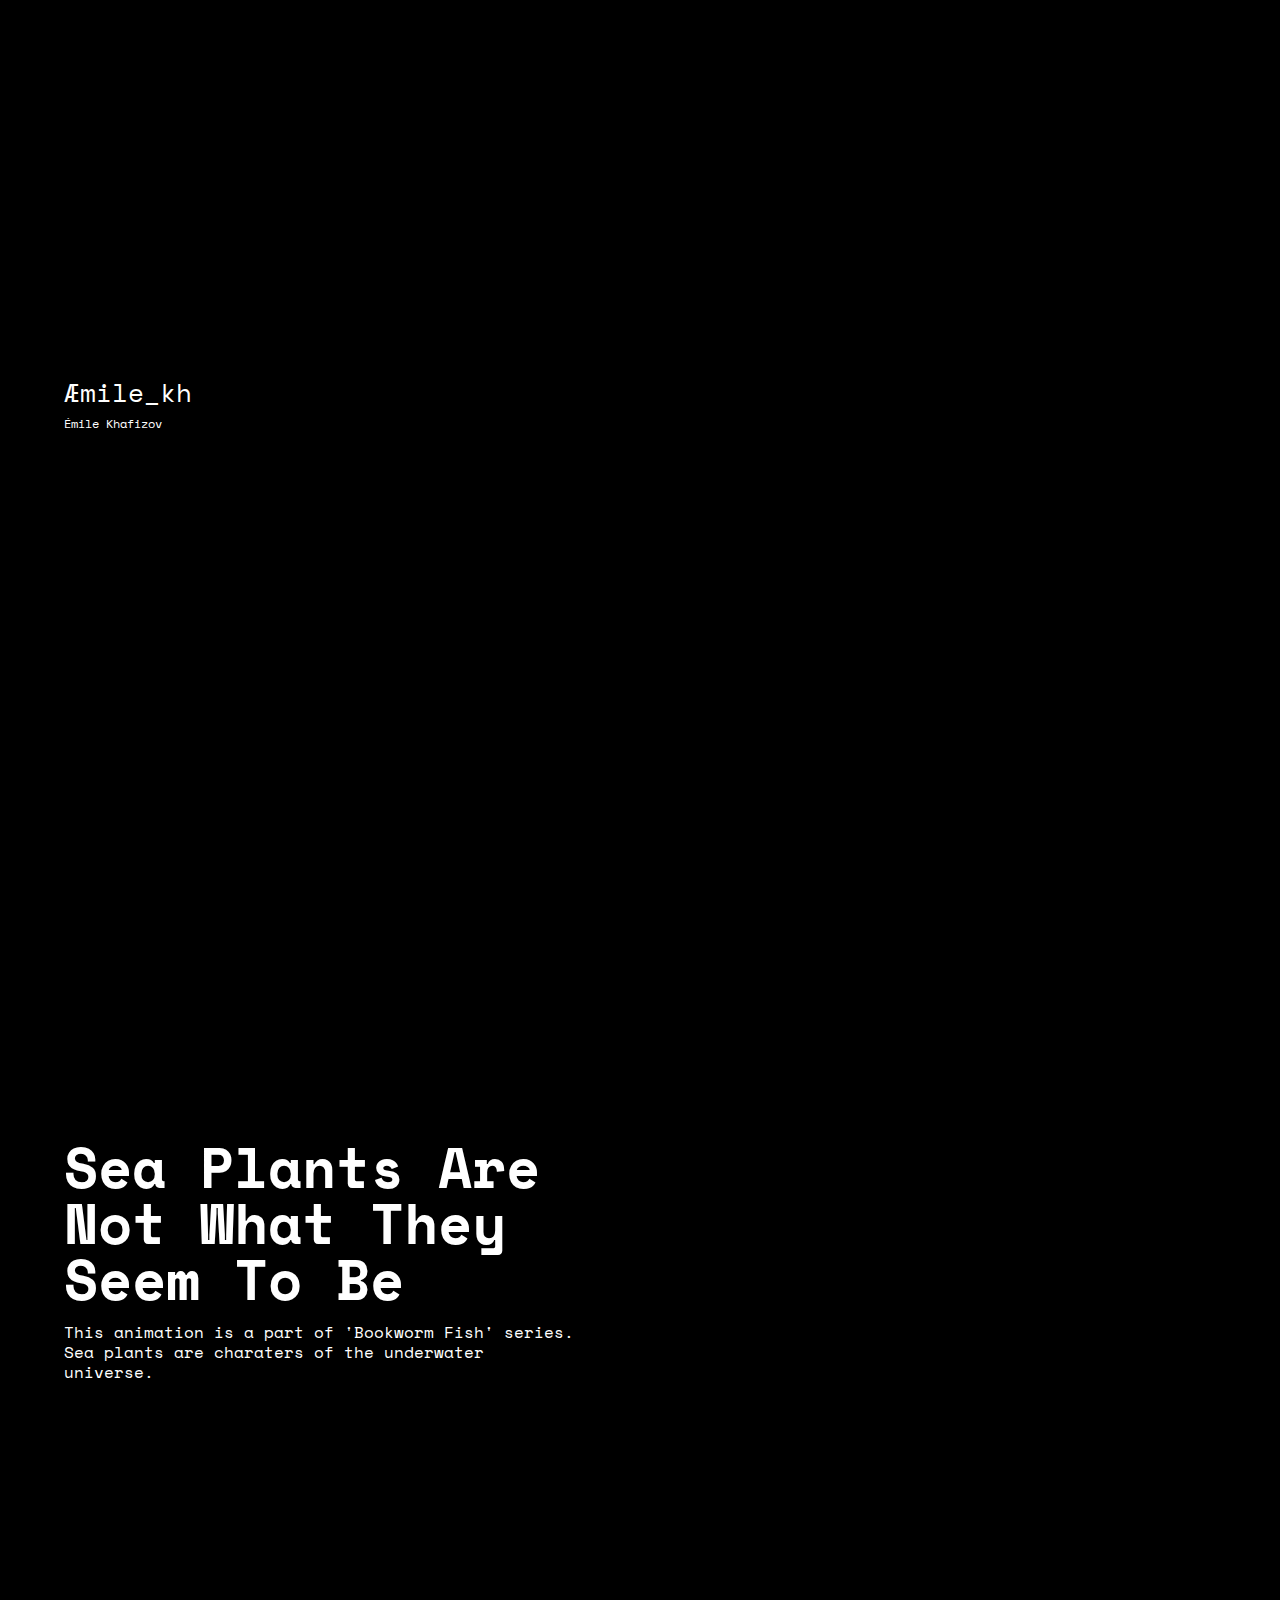
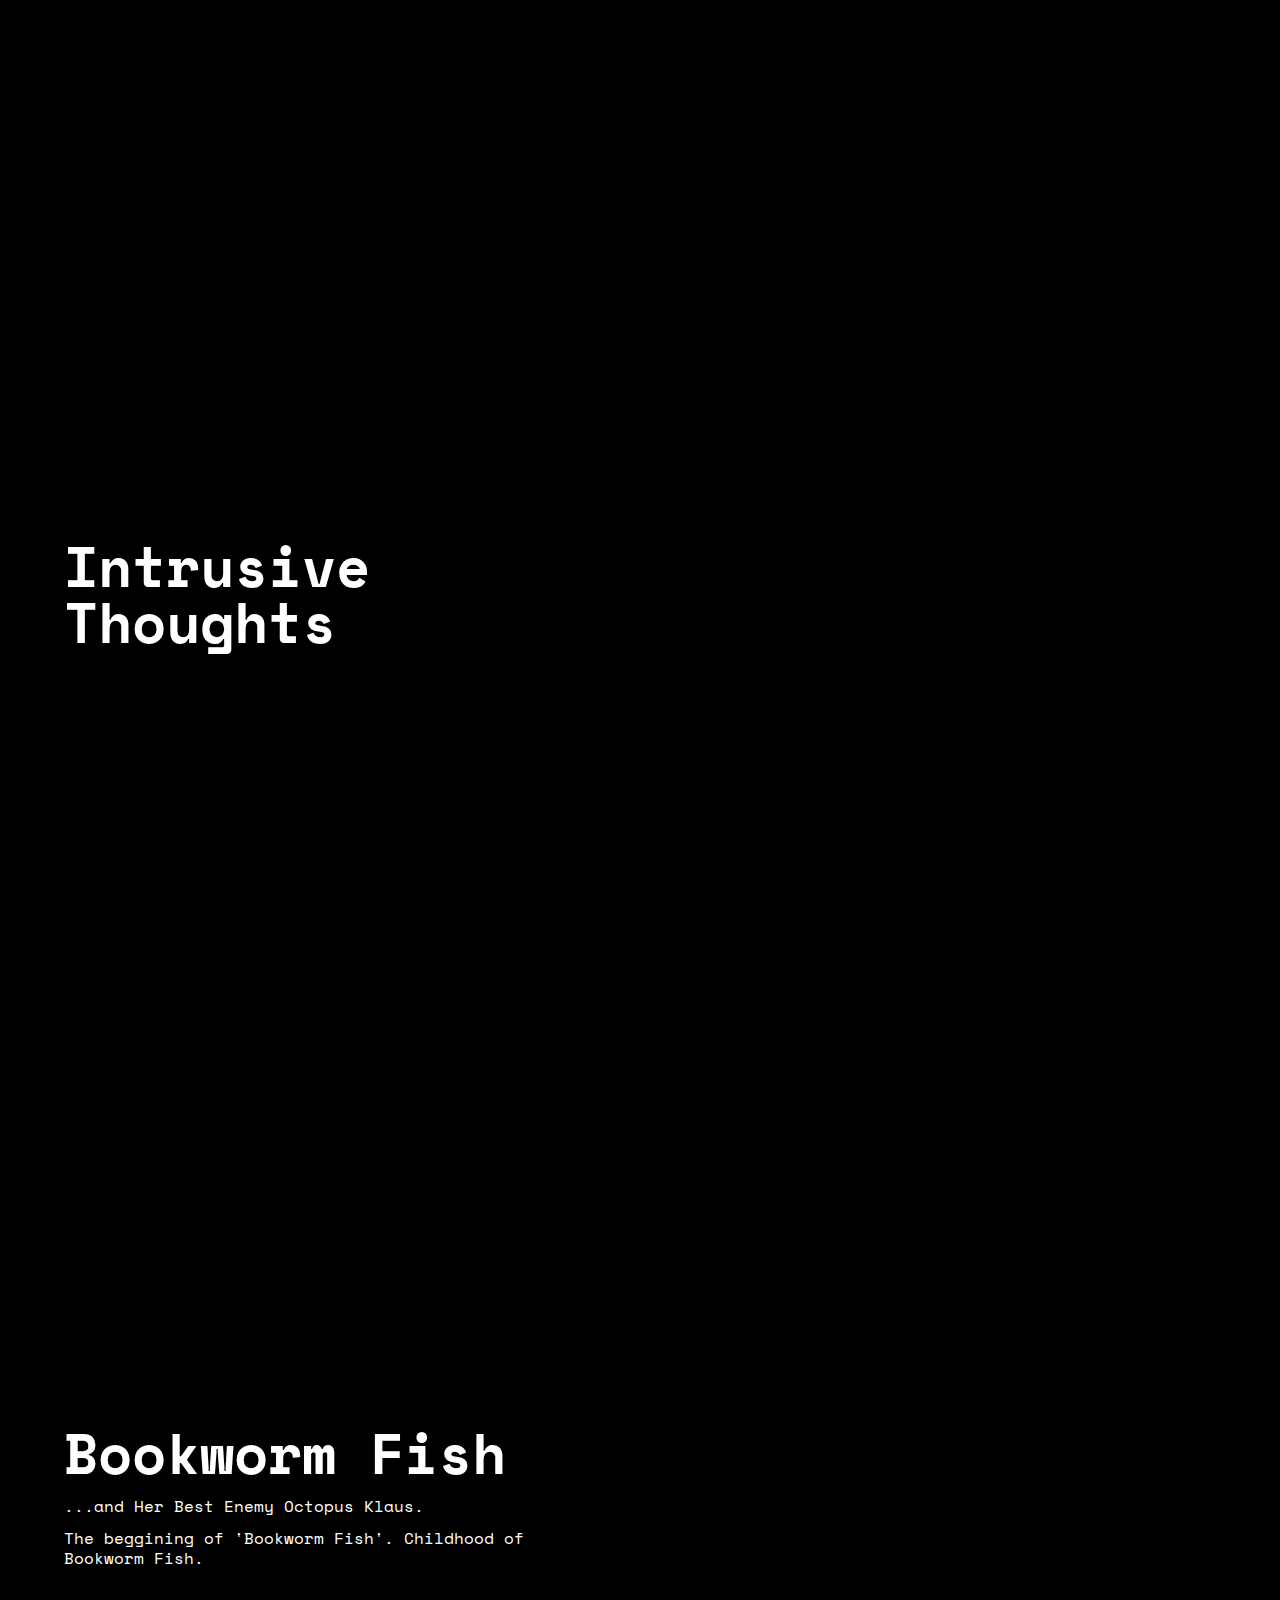
<file: animation.html>
<!DOCTYPE html>
<html lang="en">
<head>
	<meta name="viewport" content="width=device-width, initial-scale=1">
	<meta charset="UTF-8">
	<meta name="viewport" content="width=device-width, initial-scale=1.0">
	<meta keywords="animation, photography, films">
	<meta description="personal site">
	<link rel="stylesheet" type="text/css" href="css/style.css">

	<title>Æ</title>
</head>
<body>
	<div>
		<header class="header">
		</header>
		<main class="content">
			<div class="black">
				<div class="page09">
					<section class="left">
							<h3>Æmile_kh</h3>
							<br>
							<h4>Émile Khafizov</h4>
					</section>
					<section class="right">
					</section>
				</div>
			</div>
			<div class="black">
				<div class="page">
					<div class="left">
						<h2>Sea Plants Are Not What They Seem To Be</h2>
						<div class="description" width="800">
							<p>This animation is a part of 'Bookworm Fish' series.</p>
							<p>Sea plants are charaters of the underwater universe.</p>
						</div>
					</div>
					<div class="right">
						<div class="videoWrapper2" style="--aspect-ratio: 5/4;">
							<div style="padding:100% 0 0 0;position:relative;"><iframe src="https://player.vimeo.com/video/516605738?loop=0&color=ffffff&title=0&byline=0&portrait=0" style="position:absolute;top:0;left:0;width:100%;height:100%;" frameborder="0" allow="autoplay; fullscreen; picture-in-picture" allowfullscreen></iframe></div><script src="https://player.vimeo.com/api/player.js"></script>
						</div>
					</div>
				</div>
			</div>
			<br>
			<br>
			<br>
			<div class="black">
				<div class="page">
					<div class="left">
						<h2>Intrusive Thoughts</h2>
					</div>
					<div class="right">
						<div class="videoWrapper2" style="--aspect-ratio: 5/4;">
							<div style="padding:100% 0 0 0;position:relative;"><iframe src="https://player.vimeo.com/video/516590693?loop=0&color=ffffff&title=0&byline=0&portrait=0" style="position:absolute;top:0;left:0;width:100%;height:100%;" frameborder="0" allow="autoplay; fullscreen; picture-in-picture" allowfullscreen></iframe></div><script src="https://player.vimeo.com/api/player.js"></script>
						</div>
					</div>
				</div>
			</div>
			<div class="black">
				<div class="page">
					<div class="left">
						<h2>Bookworm Fish</h2>
						<div class="description" width="800">
							<p>
							...and Her Best Enemy Octopus Klaus.
							</p> 
							<br>
							<p>
							The beggining of 'Bookworm Fish'. Childhood of Bookworm Fish.
							</p>
						</div>
					</div>
					<br>
					<div class="right">

						<div class="videoWrapper2" style="--aspect-ratio: 5/4;">
							<div style="padding:100% 0 0 0;position:relative;"><iframe src="https://player.vimeo.com/video/516624668?color=ffffff&title=0&byline=0&portrait=0" style="position:absolute;top:0;left:0;width:100%;height:100%;" frameborder="0" allow="autoplay; fullscreen; picture-in-picture" allowfullscreen></iframe></div><script src="https://player.vimeo.com/api/player.js"></script>
						</div>
					</div>
				</div>
			</div>
		</main>
		<div class="black">
			<footer class="footernew">
					<div class="center">
						<h3>hi@emile.link</h3>
					</div>
			</footer>
		</div>
	</div>
</body>
</html>
</file>
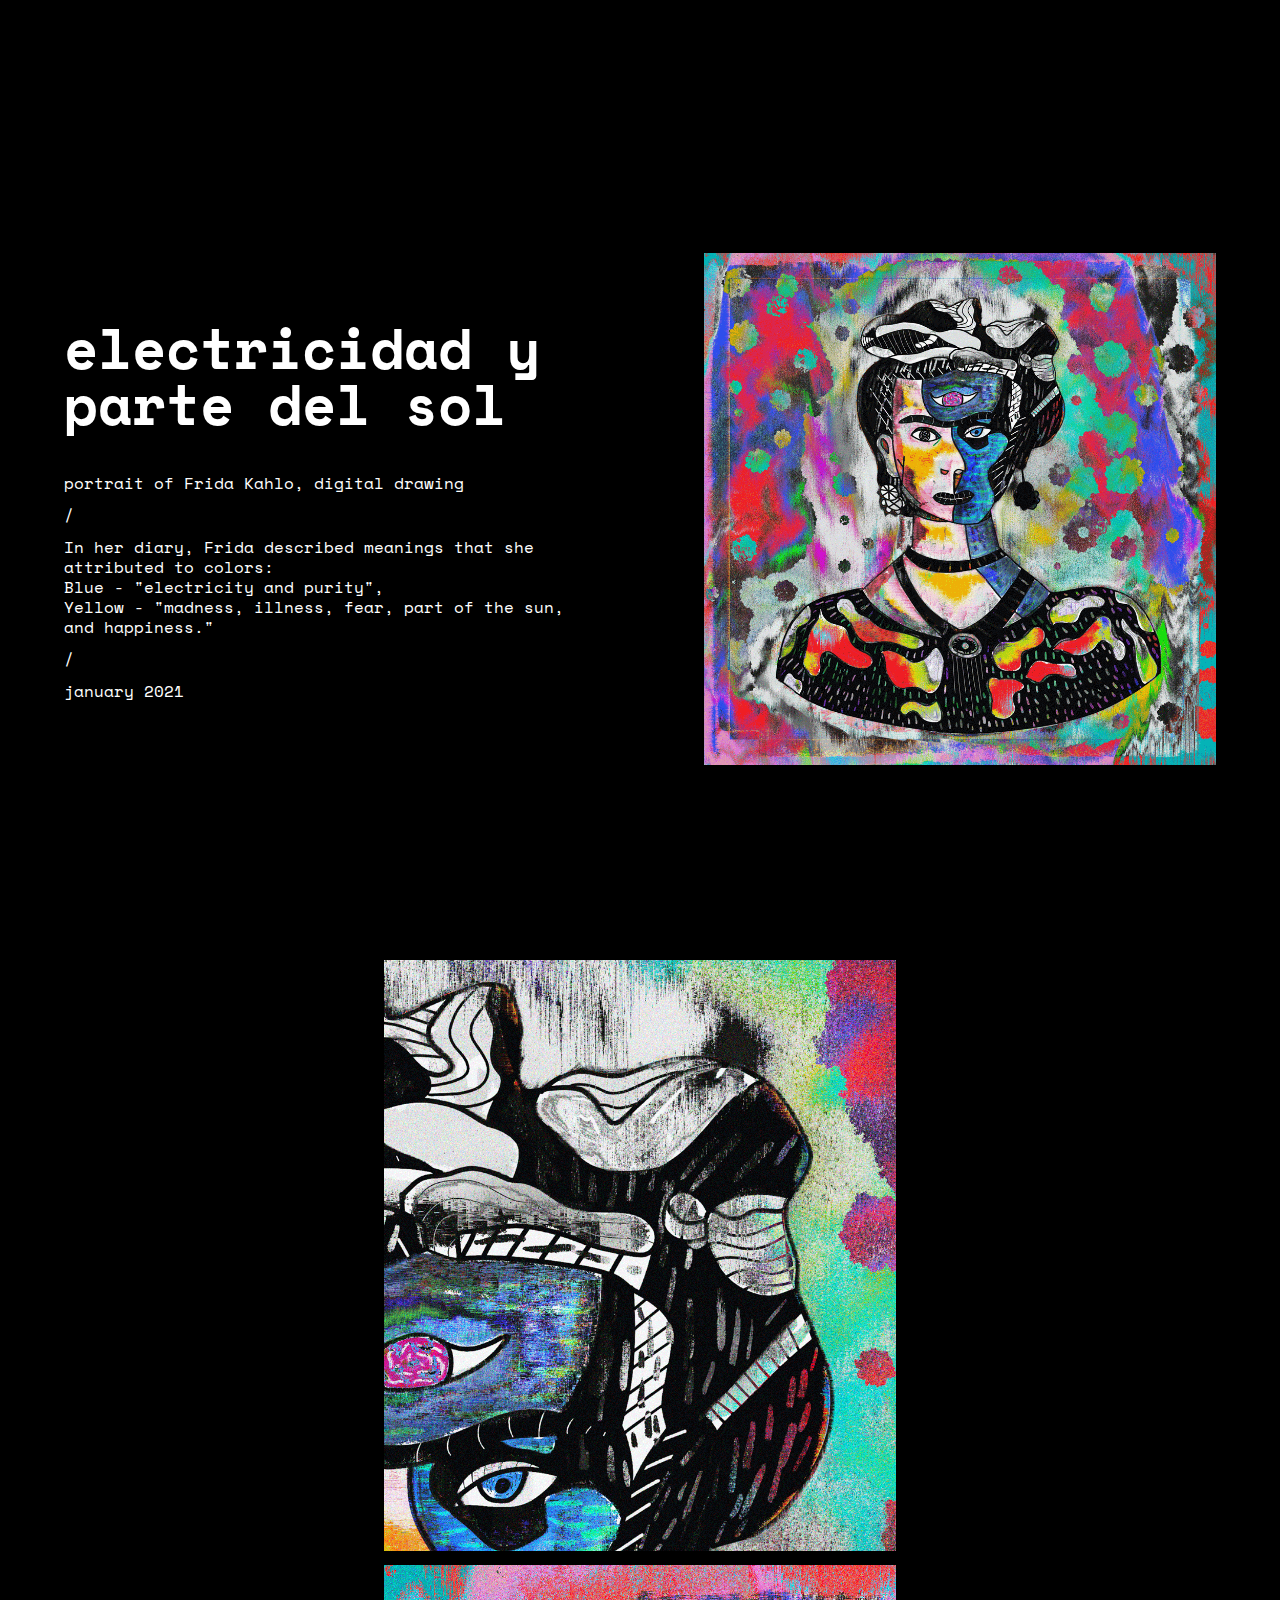
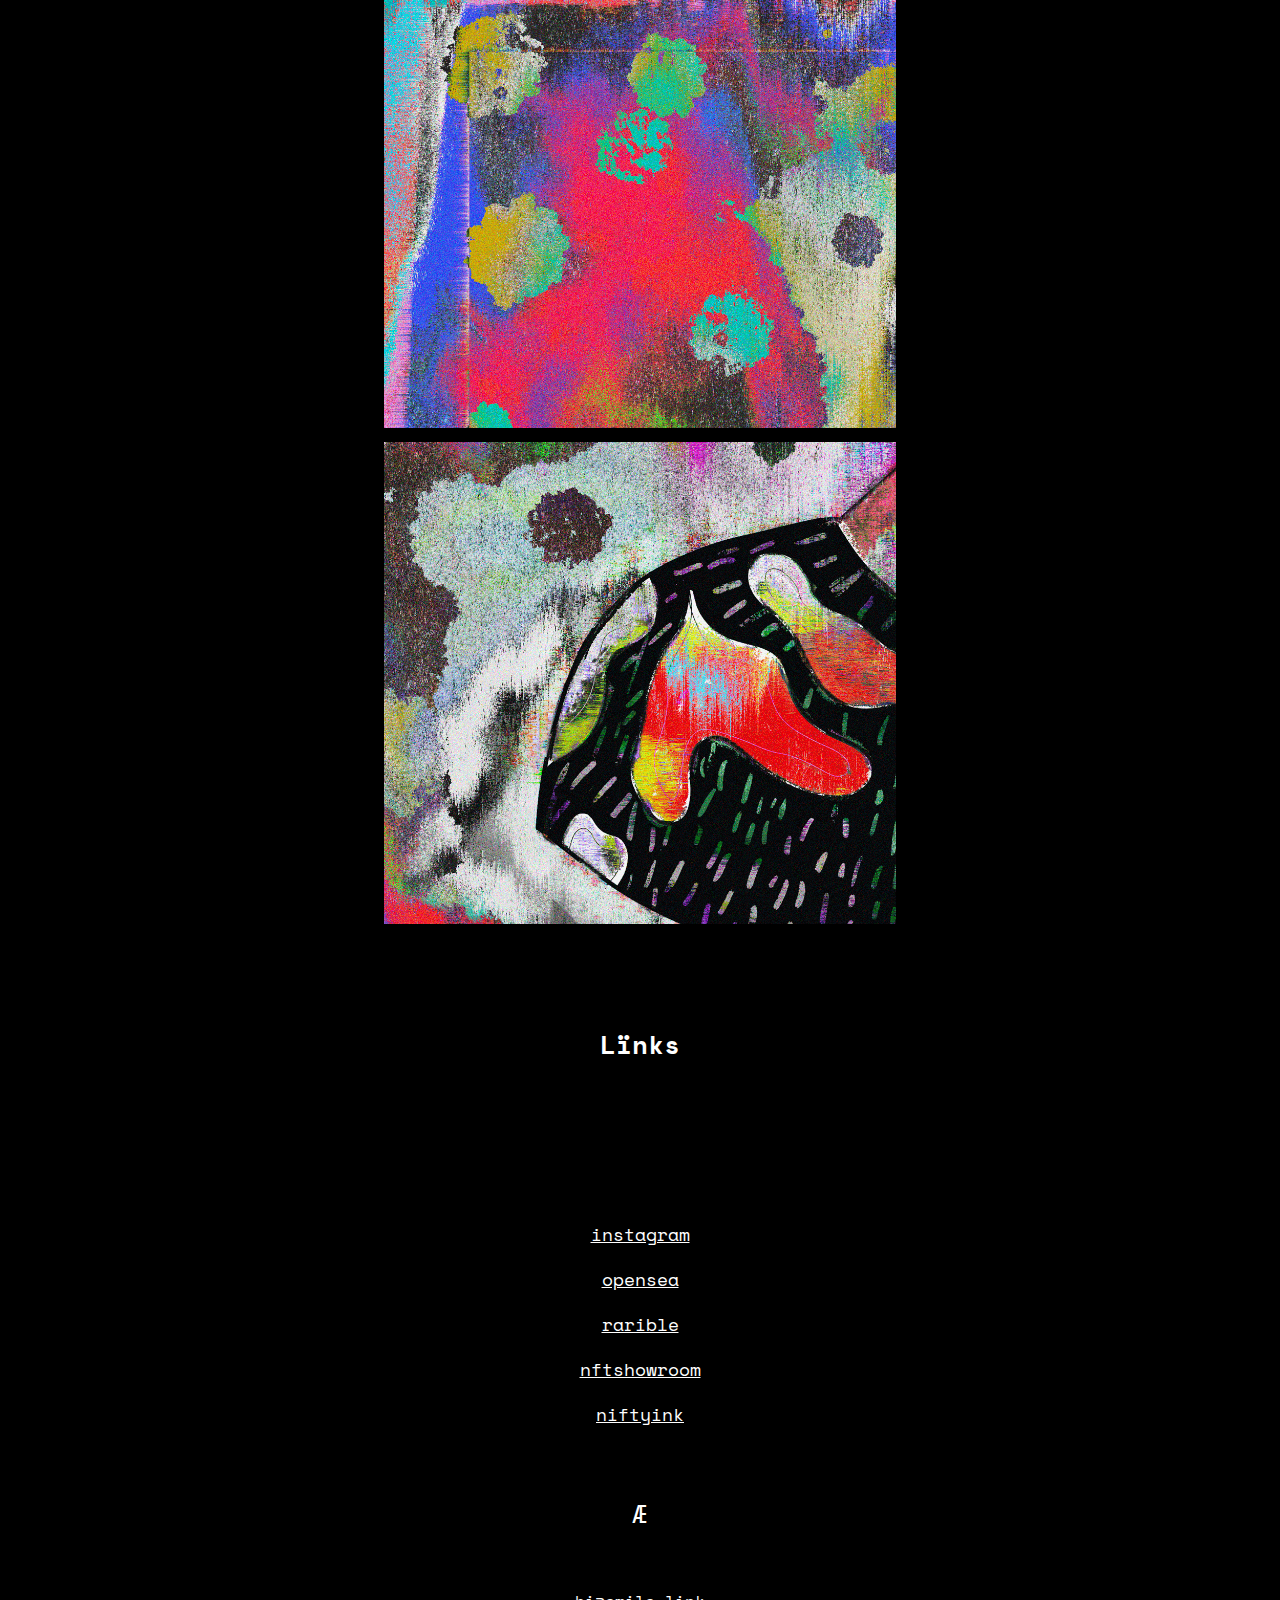
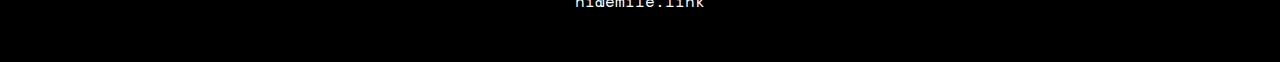
<file: frida.html>
<!DOCTYPE html>
<html lang="en">
<head>
	<meta name="viewport" content="width=device-width, initial-scale=1">
	<meta charset="UTF-8">
	<meta name="viewport" content="width=device-width, initial-scale=1.0">
	<meta keywords="animation, photography, films">
	<meta description="personal site">
	<link rel="stylesheet" type="text/css" href="css/style.css">

	<title>Æ</title>
</head>
<body>
	<main class="content">
			<br><br><br><br><br>
			<div class="black">
				<div class="page">
					<div class="left">
					<h2>electricidad y parte del sol</h2>
					<br><br><br>
					<p>portrait of Frida Kahlo, digital drawing</p>
					<br>
					<p>/</p>
					<br>
					<p>In her diary, Frida described meanings that she attributed to colors:<br> Blue - "electricity and purity",<br>Yellow - "madness, illness, fear, part of the sun, and happiness."</p>
					<br>
					<p>/</p>
					<br>
					<p>january 2021</p>
					</div>
					<div class="right">
						<img src="img/electricidad_y_parte_del_sol_xs.png" class="responsive" alt="">
					</div>
				</div>
			</div>
			<div>
				<div class="right">
					<img src="img/electricidad_y_parte_del_sol_fragment-2.png" class="responsive" alt="">
				</div>
				<br>
				<div class="right">
					<img src="img/electricidad_y_parte_del_sol_fragment-1.png" class="responsive" alt="">
				</div>
				<br>
				<div class="right">
					<img src="img/electricidad_y_parte_del_sol_fragment-3.png" class="responsive" alt="">
				</div>
			</div>
			<br><br><br>
		<footer class="footer">
			<div class="center">
				<h3 class="bold">Lïnks</h3>
				<br><br><br>
				<a href="http://instagram.com/aemile_kh/" target="_blank">instagram</a><br>
				<a href="https://opensea.io/collection/aemile-kh-drawings">opensea</a><br>
				<a href="https://app.rarible.com/aemile_kh" target="_blank">rarible</a><br>
				<a href="https://nftshowroom.com/aemile-kh/gallery">nftshowroom</a><br>
				<a href="https://nifty.ink/artist/0xddfdbb1f6c8c1ede57be7d3edcc45d88924b3926">niftyink</a><br>
				<br>
				<h3>Æ</h3>
				<br>
				<p>hi@emile.link</p>
			</div>
		</footer>
	</main>
</body>
</html>
</file>
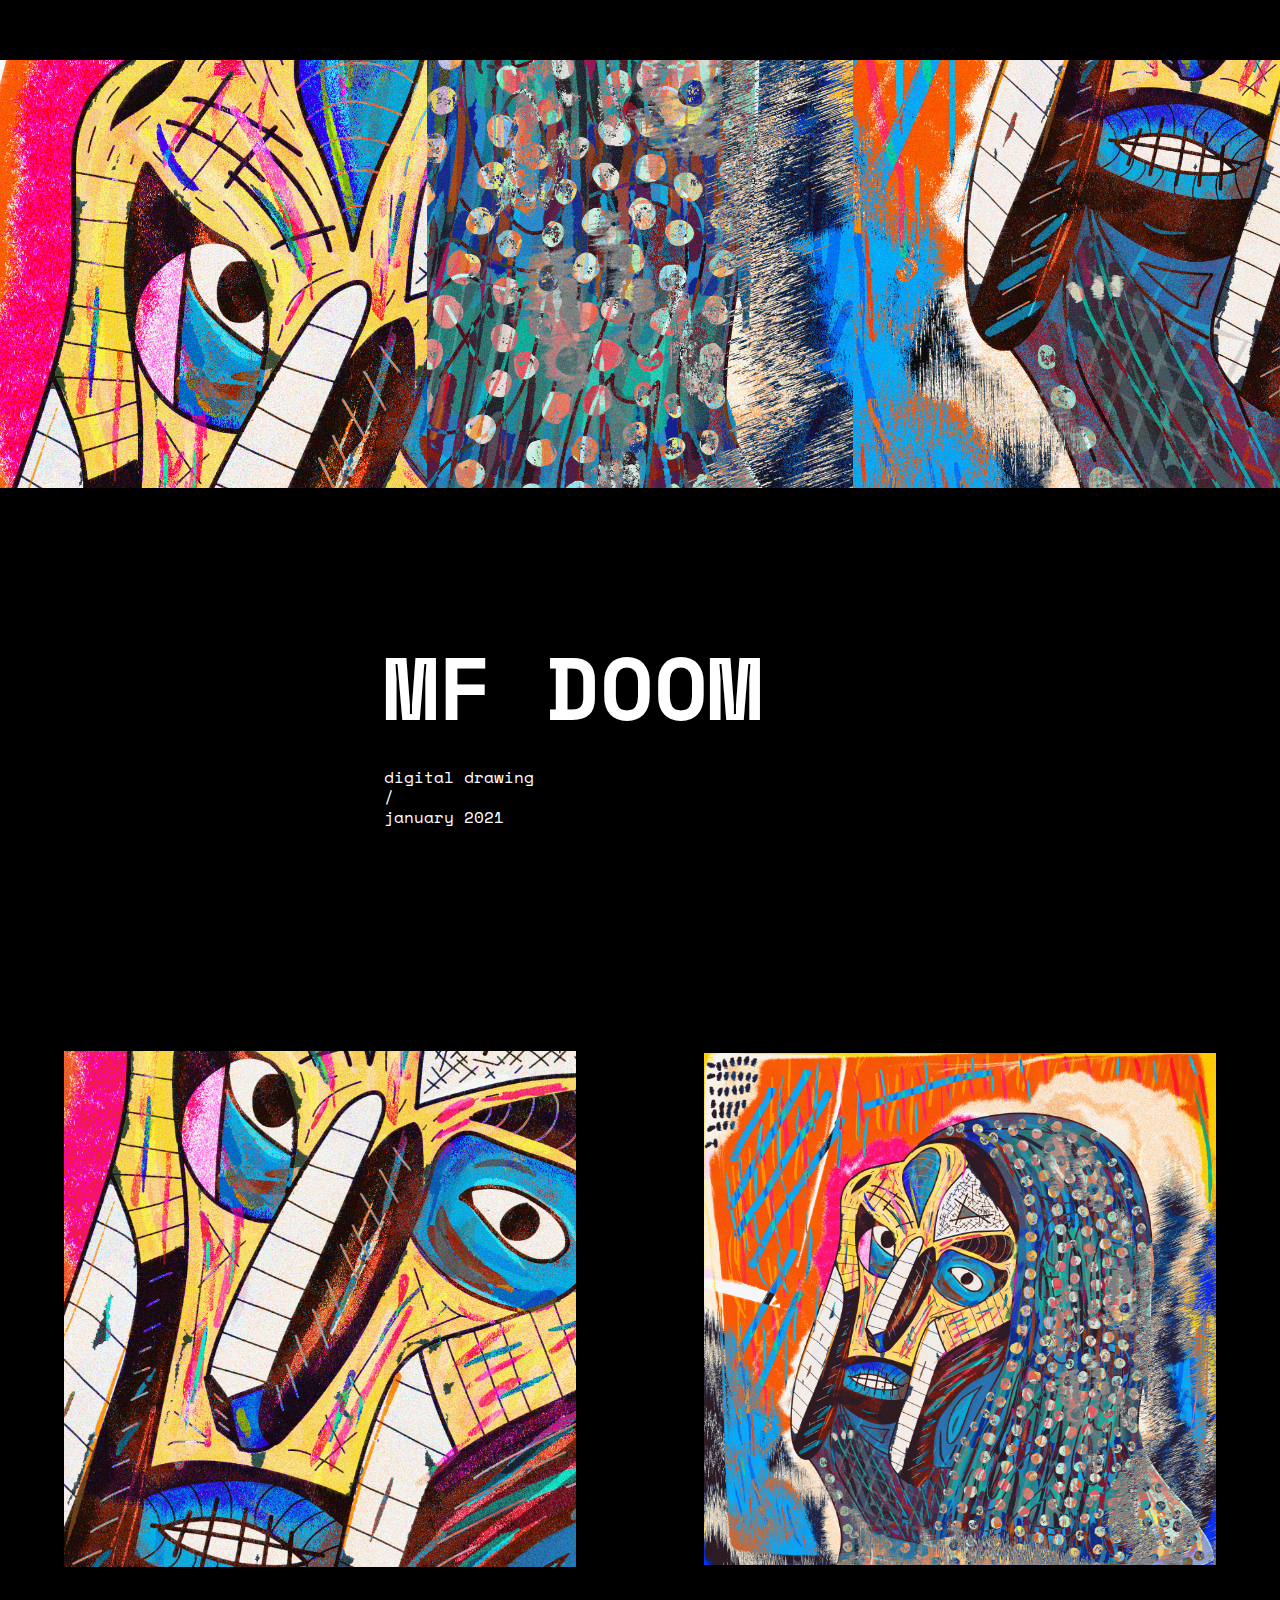
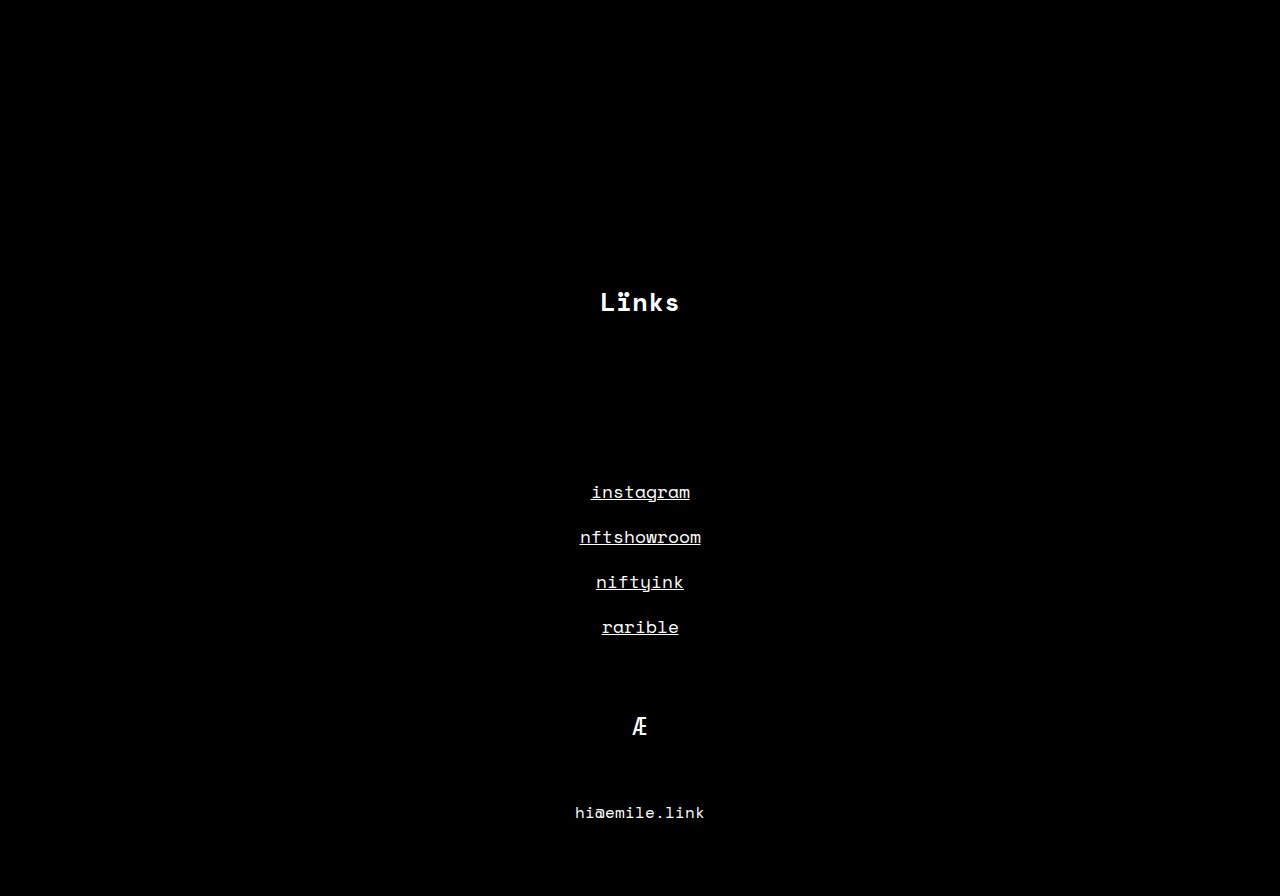
<file: mf_doom.html>
<!DOCTYPE html>
<html lang="en">
<head>
	<meta name="viewport" content="width=device-width, initial-scale=1">
	<meta charset="UTF-8">
	<meta name="viewport" content="width=device-width, initial-scale=1.0">
	<meta keywords="animation, photography, films">
	<meta description="personal site">
	<link rel="stylesheet" type="text/css" href="css/style.css">

	<title>Æ</title>
</head>
<body>
	<main class="content">
			<div class="twothirdofpage">
				<div class="right">
					<img src="img/doom_eye.png" class="responsive" alt="">
				</div>
				<div class="right">
					<img src="img/doom_dots.png" class="responsive" alt="">
				</div>
				<div class="right">
					<img src="img/doom_mouth.png" class="responsive" alt="">
				</div>
			</div>
			<br><br><br><br><br>
			<div class="onethirdofpage">
				<div class="left">
					<h1>MF DOOM</h1>
					<br><br><br>
					<p>digital drawing</p>
					<p>/</p>
					<p>january 2021</p>
				</div>
			</div>
			<div class="black">
				<div class="page">
					<div class="left">
						<img src="img/doom_face.png" class="responsive" alt="">
					</div>
					<div class="right">
						<img src="img/mf_doom_web.png" class="responsive" alt="">
					</div>
				</div>
			</div>
			<br><br><br>
		<footer class="footer">
			<div class="center">
				<h3 class="bold">Lïnks</h3>
				<br><br><br>
				<a href="http://instagram.com/aemile_kh/" target="_blank">instagram</a><br>
				<a href="https://nftshowroom.com/aemile-kh/gallery">nftshowroom</a><br>
				<a href="https://nifty.ink/artist/0xddfdbb1f6c8c1ede57be7d3edcc45d88924b3926">niftyink</a><br>
				<a href="https://app.rarible.com/aemile_kh" target="_blank">rarible</a><br>
				<br>
				<h3>Æ</h3>
				<br>
				<p>hi@emile.link</p>
			</div>
		</footer>
	</main>
</body>
</html>
</file>
<file: css/style.css>
@import url('../css/reset.css');
@import url('https://fonts.googleapis.com/css2?family=Space+Mono:wght@400;700&display=swap');
body {
	font-family: 'Space Mono', monospace;
	background: black;
	color: white;
	margin: 0;
	font-size: 12px;
}

a {
	color: white;
	text-decoration: underline;
}

a:hover {
	background: white;
	color: black;
	/*border: 2px dotted black;
	border-radius: 5px;*/
	/*transition: .2s ease-in-out;*/
}

h1 {
	font-size: 5.5rem;
	font-weight: 900;
}

h1:hover {
	  background: -webkit-linear-gradient( 45deg, aqua, yellow);
	  -webkit-background-clip: text;
	  -webkit-text-fill-color: transparent;
	  transition: .75s ease-in-out;
}

/*h2:hover {
	  background: -webkit-linear-gradient( 45deg, aqua, yellow);
	  -webkit-background-clip: text;
	  -webkit-text-fill-color: transparent;
	  transition-duration: .5s;
	  transition-timing-function: ease-in-out;
} */

h2 {
	font-size: 3.5rem;
	font-weight: 900;
	padding-bottom: 5px;
}

h2:hover {
	  background: -webkit-linear-gradient( 45deg, aqua, yellow);
	  -webkit-background-clip: text;
	  -webkit-text-fill-color: transparent;
	  transition: .75s ease-in-out;
}

h3 {
	font-size: 1.6rem;
	font-weight: normal;
}

p {
	font-size: 1rem;
	font-weight: 10;
	letter-spacing: 0px;
	line-height: 125%;
}


.page {
	width: 100vw;
	height: 100vh;


	display: flex;
	justify-content: space-around;
	flex-wrap: wrap;
}

.page09 {
	width: 100vw;
	height: 90vh;


	display: flex;
	justify-content: space-around;
	flex-wrap: wrap;
}

.page-spacebetween {
	height: 100vh;
	flex-wrap: 100vw;
	margin: auto;
	min-height: 600px;
	display: flex;
	justify-content: space-between;
	align-items: stretch;
}

.pic {
	height: 100vh;
	min-height: 600px;
	width: 40%;
}

.onefifthofpage {
	height: 10vh;
	display: flex;
}

.onethirdofpage {
	height: 250px;
	display: flex;
}

.twothirdofpage {
	height: 550px;
	display: flex;
}

.footer {
	height: 700px;
	line-height: 2.5;
	text-align: center;
	font-size: 18px;
	display: flex;
}

.footernew {
	height: 50vh;
	line-height: 2.5;
	text-align: center;
	font-size: 18px;
	display: flex;
}

.left {
	width: 40%;
	margin: auto;
}

.right {
	width: 40%;
	margin: auto;
}

.left_inks {
	width: 49%;
	margin: auto;
}

.right_inks {
	width: 50%;
	margin: auto;
}

.center {
	width: 40%;
	margin: auto;
}

.wide {
	width: 100%
	margin-left: 10%;
}

.bold {
	font-weight: 900;
}

.page-free {
	height: 810px;
	transform: translate;
}

.inks {
	position: relative;
}

.h2-free {
	position: absolute;
	top: 15px;
	right: 50px;
	font-size: 50pt;
}

ol	{
	position: absolute;
	top: 490px;
	left: 755px;
	line-height: 150%;
	font-size: 20px;
}

.p-free {
	position: absolute;
	top: 88px;
	right: 55px;
	font-size: 11pt;
}

/* #dracula {
	position: absolute;
	top: 25px;
	left: 725px;
	z-index: 1;
	max-height: 450px;
}

#mutual {
	position: absolute;
	top: 430px;
	right: 30px;
} 

#cells {
	position: absolute;
	top: 145px;
	right: 40px;
}

#spring {
	position: absolute;
	top: 35px;
	left: 545px;
}

#moonwater {
	position: absolute;
	top: 195px;
	left: 455px;
}

#goawaysatan {
	position: absolute;
	top: 450px;
	left: 360px;
}

#tree {
	position: absolute;
	top: 37px;
	left: 4%;
	max-height: 350px;
}

#mars {
	position: absolute;
	top: 400px;
	left: 55px;
}

#view {
	position: absolute;
	top: 650px;
	left: 55px;
}
*/

div.purple {
	background: #fc3a7e;
	color: white;
}

div.tomato {
	background: #FF6347;
	color: white;
}

div.teal{
	background: #142324;
	color: white;
}

div.white {
	background: white;
	color: black;
}


div.blue {
	background: #4bacf0;
	color: white;
}

.greybg {
	background: #333;
	color: white;
}

div.grey {
	background: white;
	color: #333;
	display: flex;
}

.grey-root {
	position: relative;
}

.description {
	padding-top: 10px;
}

/*

.menu {
	height: 300px;
	align-content: center;
	align-items: center;
	flex-direction: row;
	justify-content: space-around;
	flex-wrap: wrap;
}

.menu a {
	color: white; 
	font-weight: 300; 
	letter-spacing: 2px; 
	text-decoration: none; 
	background: #333; 
	padding: 20px 5px; 
	display: inline-block; 
	width: 100%; 
	text-align: center; 
}

.menu a:hover {
	background-color: white;
	color: #333;
}

*/

/* responsive */


.videoWrapper {
  position: relative;
  padding-bottom: calc(var(--aspect-ratio, .5625) * 100%); 
  height: 0;
}
.videoWrapper iframe {
  position: absolute;
  top: 0;
  left: 0;
  width: 100%;
  height: 100%;
}

.videoWrapper2 {
  position: relative;
  padding-bottom: calc(var(--aspect-ratio, .5625) * 100%); 
  height: 0;
}
.videoWrapper2 iframe {
  position: absolute;
  top: 0;
  left: 0;
  width: 100%;
  height: 100%;
}

.videoWrapper3 {
  position: relative;
  padding-bottom: calc(var(--aspect-ratio, .5625) * 100%); 
  height: 0;
}
.videoWrapper3 iframe {
  position: absolute;
  top: 0;
  left: 0;
  width: 100%;
  height: 100%;
}

.inkswrapper {
  position: relative;
  padding-top: 56.25%; /* 16:9 Aspect Ratio */;
}

img[alt="inks"] {
  position: absolute;
  left: 0;
  top: 0;
  width: 100%;
  height: auto;
}

.bigimage {
	display: flex;
	background-color: white;
}

img[wrappedman]{width: 100%;
	height: auto;
}

img[alt="wrappedman"] {
	width: 100vw;
	max-height: 600px;
	max-width: 600px;
	margin: auto;
}

#dracula {
	position: absolute;
	top: 0px;
	left: 0px;
	width: 100%;
	max-height: 450px;
}

.columns {
	width: 99vw;
	height: auto;
	margin: auto;
	display: flex;
	justify-content: space-between;
	align-items: center;

}

.column {
	width: 43vw;

	align-content: space-between;

}


.image1 {

	width: 74%;
	background-image: url(../img/left_ear-2.png);
	background-size: contain;
	background-repeat: no-repeat;
	background-position: center;
	padding-bottom: 100%;


}
.image2 {
	float: right;
	width: 74%;
	background-image: url(../img/right_ear-2.png);
	background-size: contain;
	background-repeat: no-repeat;
	background-position: center;
	padding-bottom: 100%;
}

/* .chaos {
	width: 100vw;
	height: 90vh;
	margin: auto;
	display: flex;

	background-color: #eee;
	position: relative;
	
}
.chunk1 {
	width: 100vw;

	position: absolute;
	left: 5%;
	top: 3%;
}

.chunk2 {
	width: 45vw;

	position: absolute;
	left: 47.5%;
	z-index: 1;
}

.chunk3 {
	width: 45vw;

	position: absolute;
	left: 75.5%;

}
*/

/*
.image3 {
	width: 100%;
	max-width: 350px;
	background-image: url(../img/laughmeatree.png);
	background-size: contain;
	background-repeat: no-repeat;
	background-position: top 5%;
	padding-bottom: 100%;
}
.image4 {
	width: 100%;
	max-width: 450px;
	background-image: url(../img/dracula.png);
	background-size: contain;
	background-repeat: no-repeat;
	background-position: top 10%;
	background-position: center;
	padding-bottom: 100%;
}
.image5 {
	width: 100%;
	max-width: 350px;
	background-image: url(../img/mutual.png);
	background-size: contain;
	background-repeat: no-repeat;
	background-position: center;
	padding-bottom: 100%;
}
*/
.responsive {
  max-width: 100%;
  height: auto;
}

.responsive2 {
  width: 100%;
  max-width: 700px;
  height: auto;
}

@media screen and (min-width: 1904px) {
	
}

@media screen and (min-width: 1264px) {
	
}

@media screen and (min-width: 960px) {
	
}

@media screen and (max-width: 823px) {
	body {
		font-size: 5px;
	}

	.page {
		flex-direction: column;
		align-items: stretch;
		height: auto;
		padding-top: 50px;
		padding-bottom: 50px;
		}
	.purple {
		padding-top: 50px;
		padding-bottom: 50px;
	}
	.blue {
		padding-top: 50px;
		padding-bottom: 50px;
	}
	.left {
		width: 70%;
		margin: auto;
		padding-bottom: 50px;
	}

	.right {
		width: 70%;
		margin: auto;
	}
	.twothirdofpage {
		flex-direction: column;
		width: 100vw;
		margin: auto;
		height: auto;
		padding-bottom: 100px;
	}
	.grey {
		flex-direction: column;
		width: 100vw;
		margin: auto;
	}
	.left_inks {
		width: 100%;
	}
	.right_inks {
		width: 100%;
	}
	img[class="responsive"] {
		width: 100%;
	}
	.columns {
		flex-direction: column;
		width: 100vw;
		padding-bottom: 50px;
	}
	.column {
		width: 100%;
	}
	.image1 {
		width: 100%;
		padding-bottom: 100%;
	}
	.image2 {
		margin-top: 100px;
		width: 100%;
		padding-bottom: 100%;
	}

	h1 {
		font-size: 2.5rem;
		font-weight: 900;
	}

	h2 {
		font-size: 1.6rem;
	}

	h3 {
		font-size: 1rem;
	}

	p {
		font-size: 0.85rem;
		line-height: 125%;
	}
}
</file>
